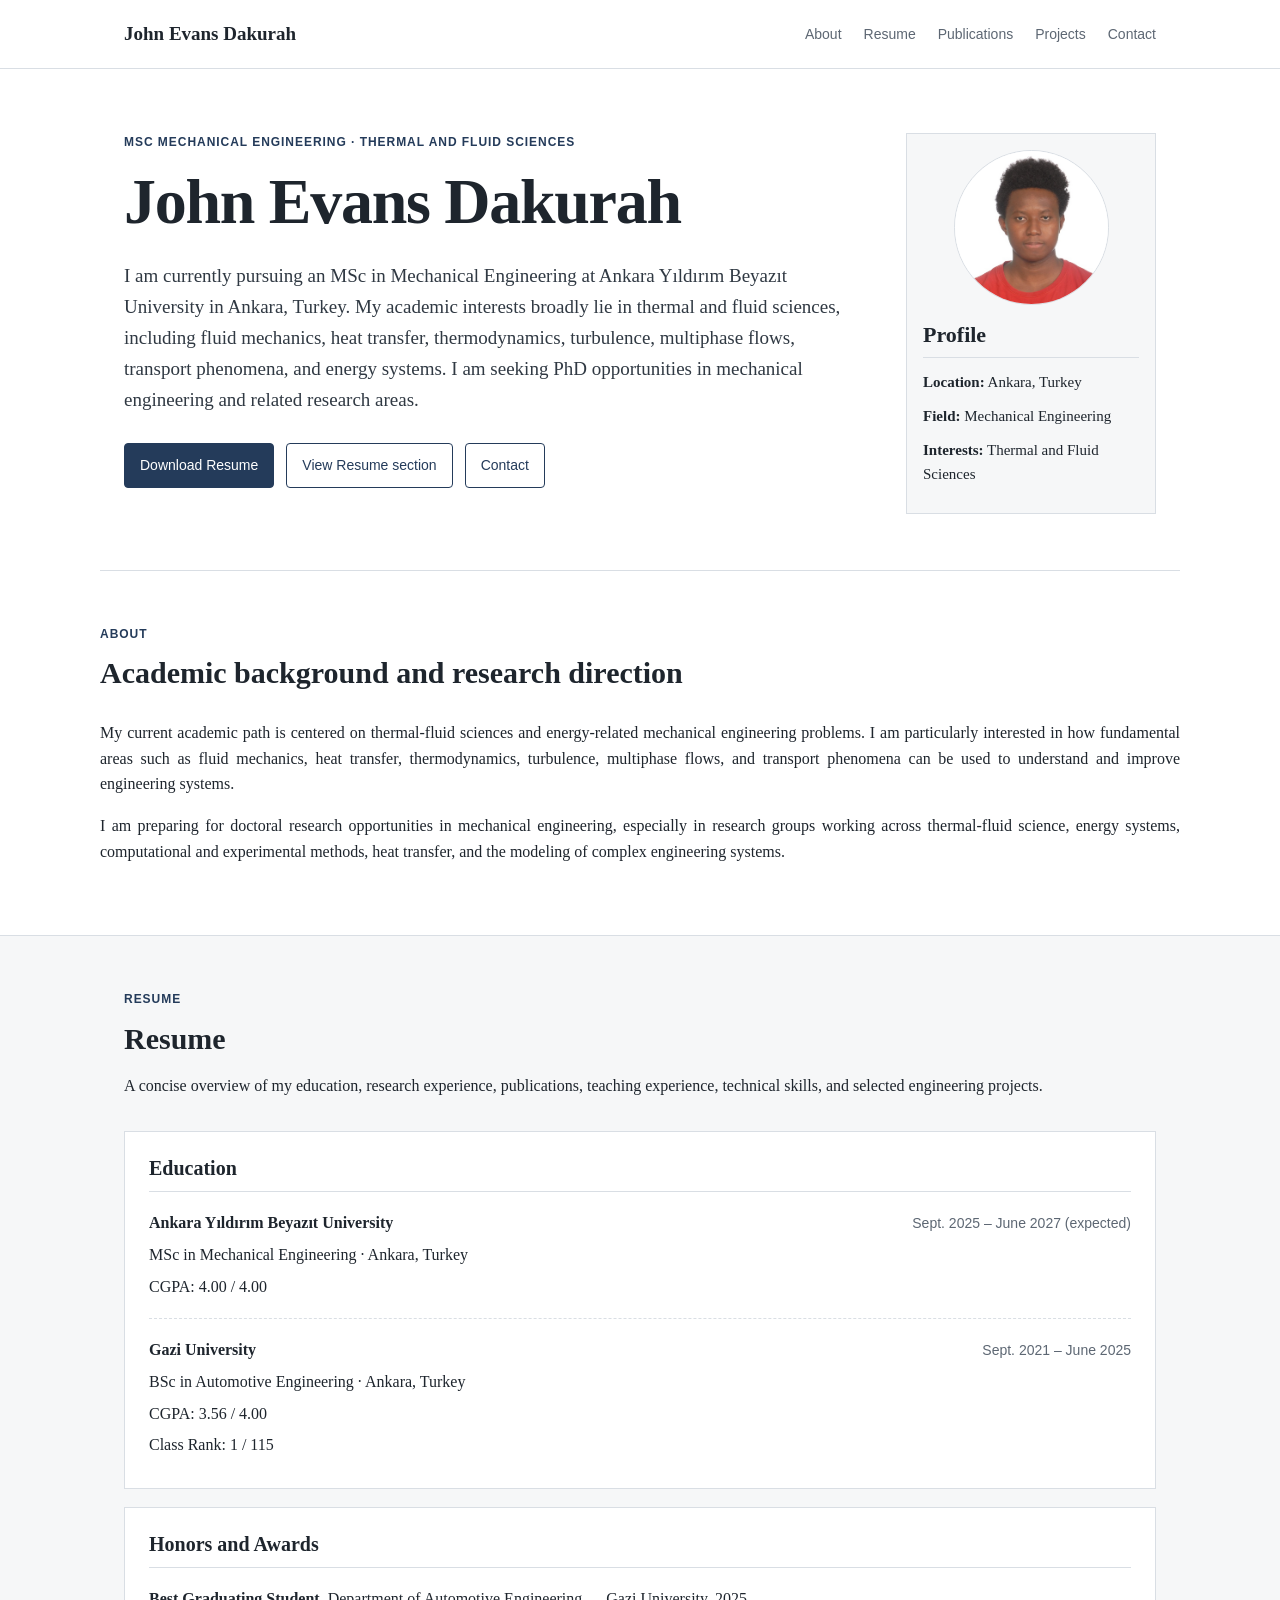
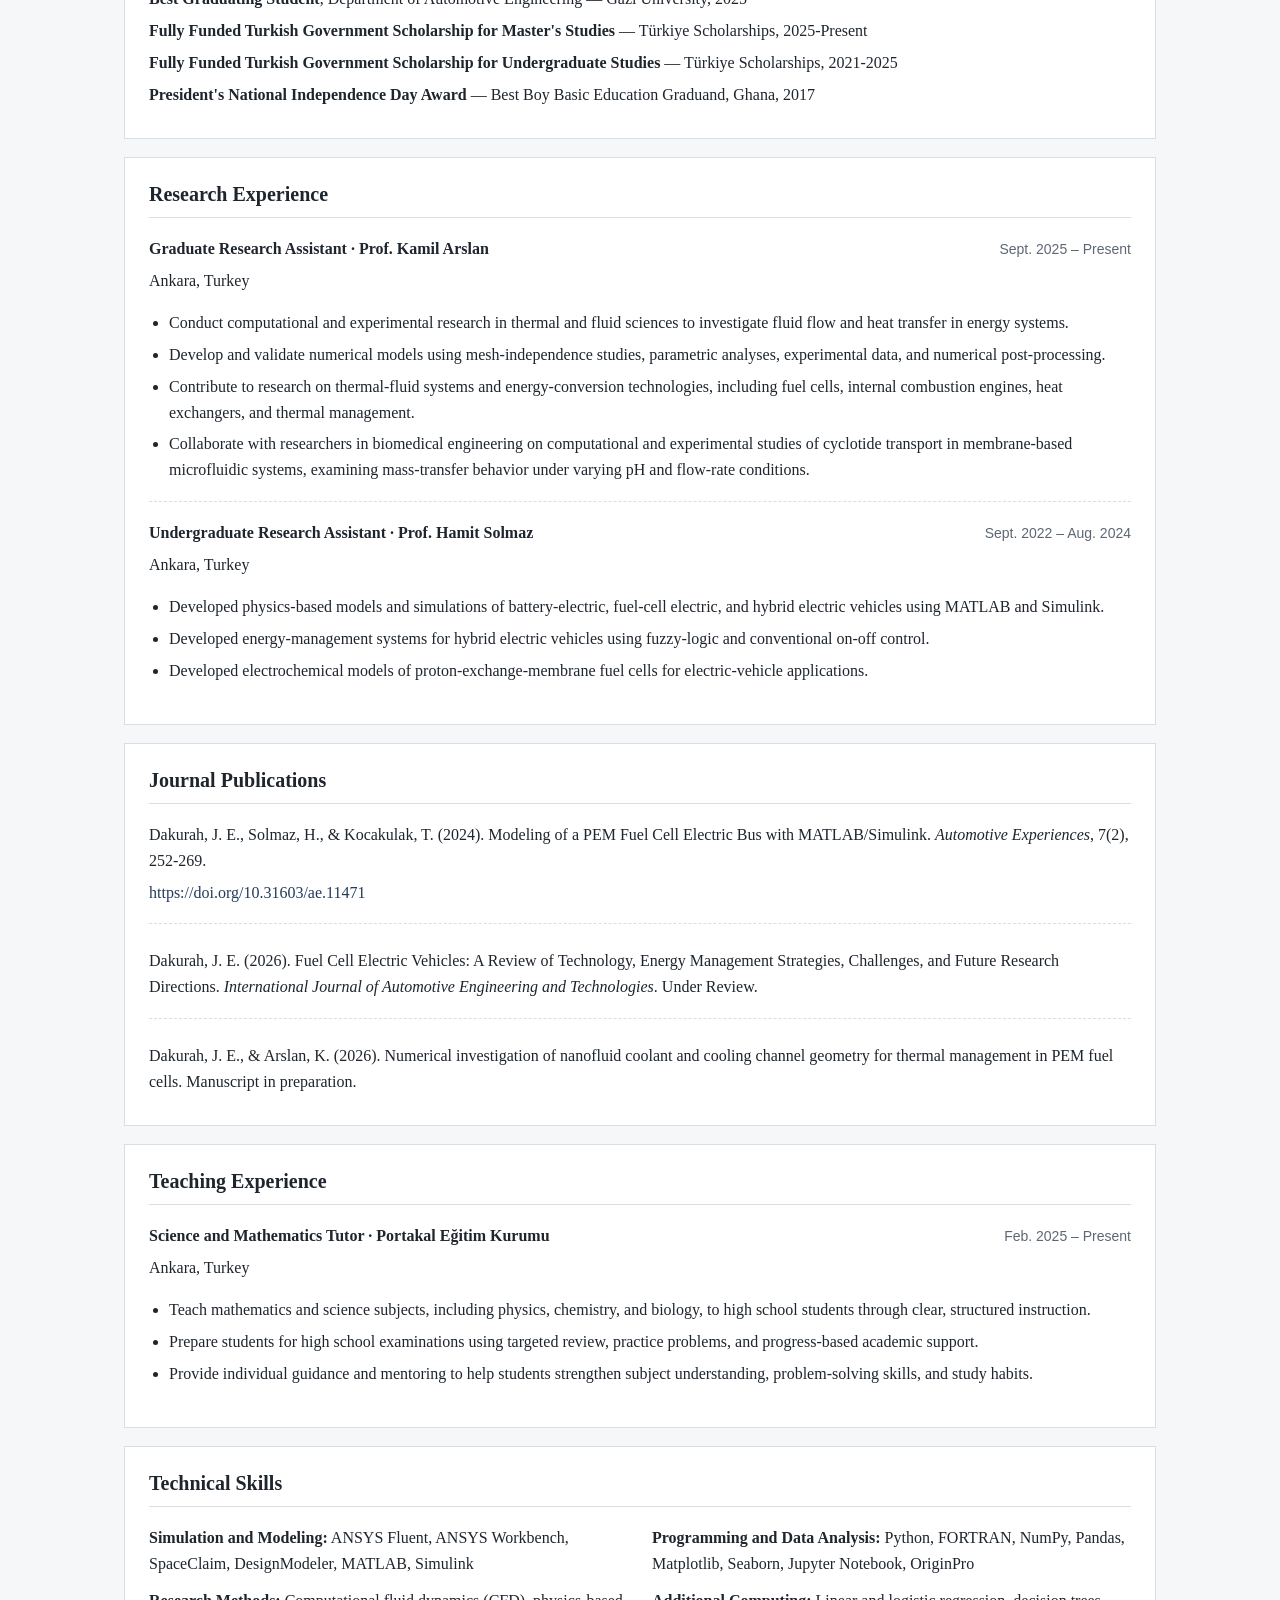
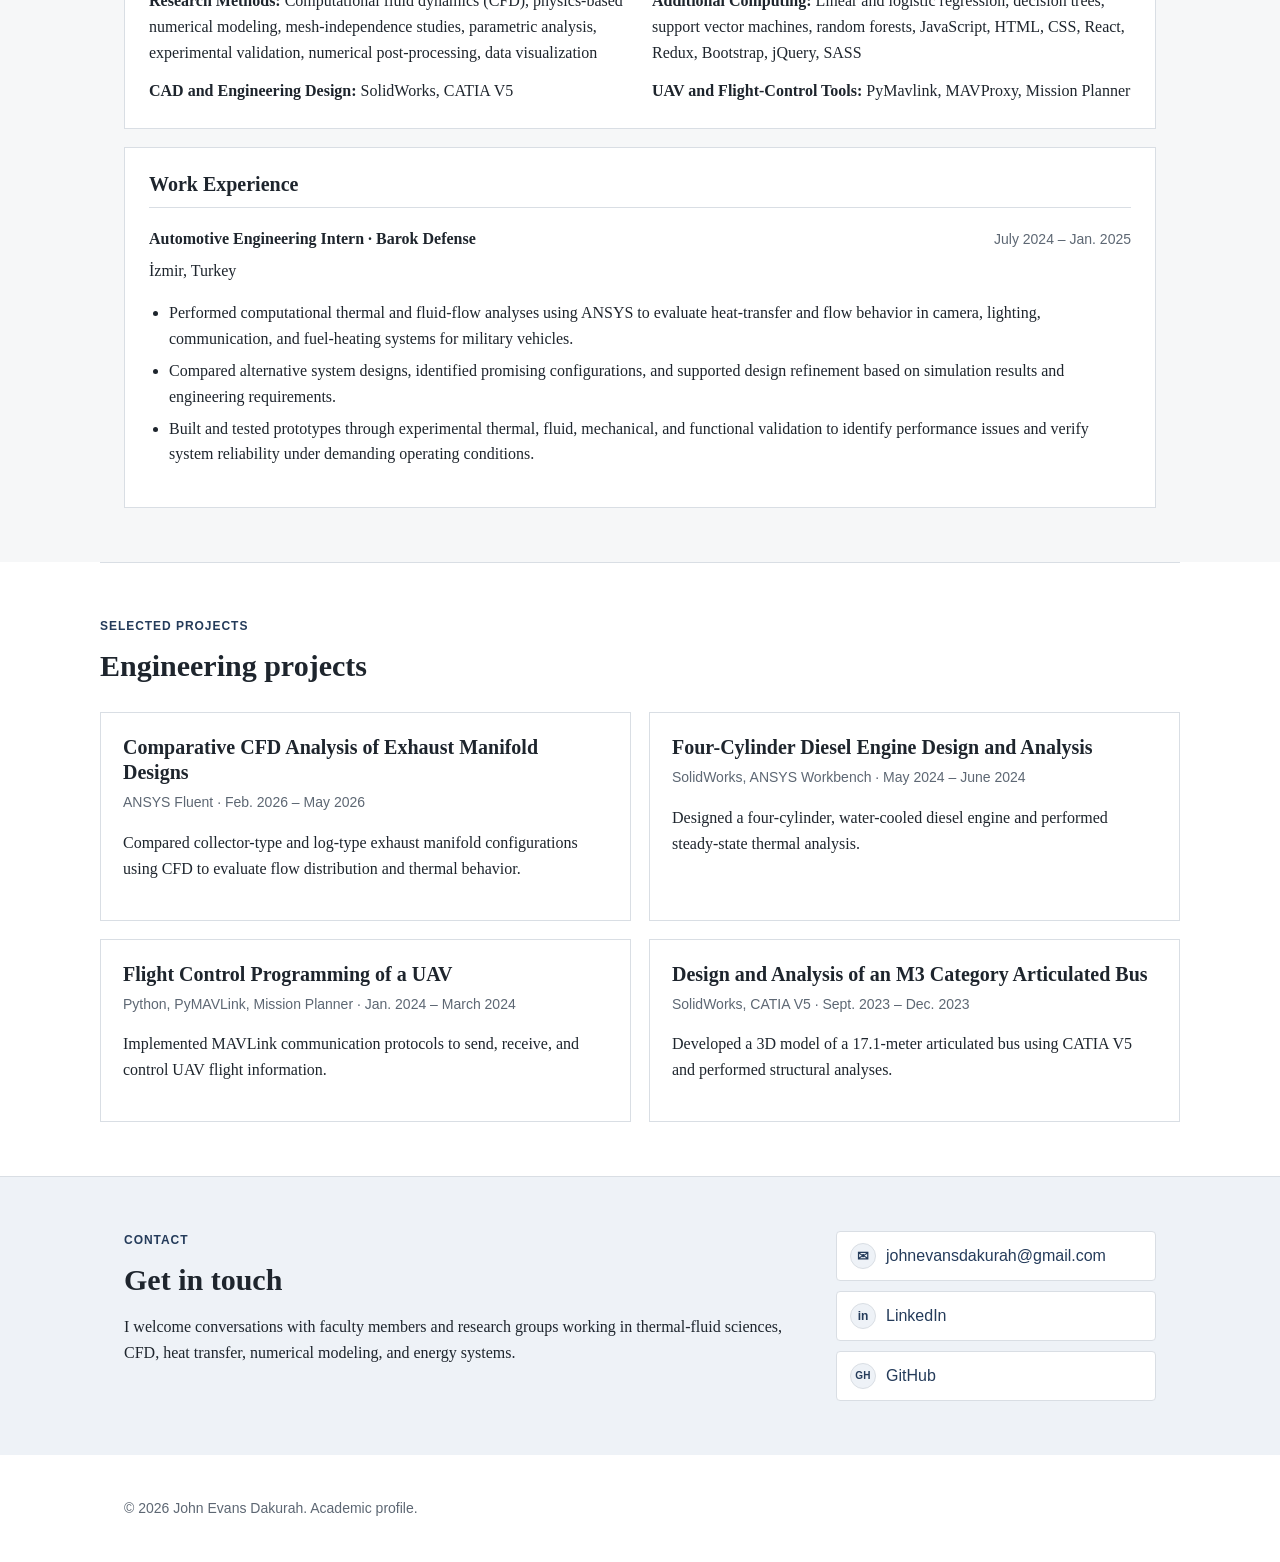
<file: index.html>
<!DOCTYPE html>
<html lang="en">
<head>
  <meta charset="UTF-8" />
  <meta name="viewport" content="width=device-width, initial-scale=1.0" />

  <title>John Evans Dakurah | Mechanical Engineering MSc Student</title>
  <meta name="description" content="Academic profile of John Evans Dakurah, an MSc Mechanical Engineering student at Ankara Yıldırım Beyazıt University with interests in thermal and fluid sciences, energy systems, CFD, heat transfer, and doctoral research opportunities." />
  <meta name="author" content="John Evans Dakurah" />
  <meta name="keywords" content="John Evans Dakurah, Mechanical Engineering, MSc Mechanical Engineering, Thermal and Fluid Sciences, Computational Fluid Dynamics, CFD, Heat Transfer, Fluid Mechanics, Energy Systems, Ankara Yıldırım Beyazıt University" />
  <meta name="robots" content="index, follow" />
  <link rel="canonical" href="https://johnevansdakurah.github.io/" />

  <meta property="og:type" content="profile" />
  <meta property="og:title" content="John Evans Dakurah | Mechanical Engineering MSc Student" />
  <meta property="og:description" content="Academic profile of John Evans Dakurah, focused on thermal and fluid sciences, energy systems, CFD, heat transfer, and PhD research opportunities." />
  <meta property="og:url" content="https://johnevansdakurah.github.io/" />
  <meta property="og:image" content="https://johnevansdakurah.github.io/assets/john-evans-dakurah.jpg" />
  <meta property="og:site_name" content="John Evans Dakurah" />

  <meta name="twitter:card" content="summary" />
  <meta name="twitter:title" content="John Evans Dakurah | Mechanical Engineering MSc Student" />
  <meta name="twitter:description" content="Academic profile focused on thermal and fluid sciences, energy systems, CFD, heat transfer, and PhD research opportunities." />
  <meta name="twitter:image" content="https://johnevansdakurah.github.io/assets/john-evans-dakurah.jpg" />

  <link rel="icon" type="image/svg+xml" href="assets/favicon.svg" />
  <link rel="stylesheet" href="styles.css" />

  <script type="application/ld+json">
  {
    "@context": "https://schema.org",
    "@type": "Person",
    "name": "John Evans Dakurah",
    "url": "https://johnevansdakurah.github.io/",
    "image": "https://johnevansdakurah.github.io/assets/john-evans-dakurah.jpg",
    "email": "mailto:johnevansdakurah@gmail.com",
    "jobTitle": "MSc Mechanical Engineering Student",
    "affiliation": {
      "@type": "CollegeOrUniversity",
      "name": "Ankara Yıldırım Beyazıt University"
    },
    "alumniOf": {
      "@type": "CollegeOrUniversity",
      "name": "Gazi University"
    },
    "knowsAbout": [
      "Mechanical Engineering",
      "Thermal and Fluid Sciences",
      "Computational Fluid Dynamics",
      "Heat Transfer",
      "Fluid Mechanics",
      "Energy Systems",
      "Numerical Modeling"
    ],
    "sameAs": [
      "https://www.linkedin.com/in/john-evans-dakurah-824a0a216/",
      "https://github.com/johnevansdakurah"
    ],
    "hasCredential": {
      "@type": "EducationalOccupationalCredential",
      "name": "BSc in Automotive Engineering"
    },
    "subjectOf": {
      "@type": "CreativeWork",
      "name": "John Evans Dakurah Resume",
      "url": "https://johnevansdakurah.github.io/assets/John_Evans_Dakurah_Resume.pdf"
    }
  }
  </script>
</head>
<body>
  <header class="site-header">
    <div class="container header-inner">
      <a class="brand" href="#top">John Evans Dakurah</a>
      <button class="menu-toggle" aria-label="Toggle navigation" aria-expanded="false">Menu</button>
      <nav class="nav" aria-label="Main navigation">
        <a href="#about">About</a>
        <a href="#resume">Resume</a>
        <a href="#publications">Publications</a>
        <a href="#projects">Projects</a>
        <a href="#contact">Contact</a>
      </nav>
    </div>
  </header>

  <main id="top">
    <section class="hero container">
      <div class="hero-copy">
        <p class="eyebrow">MSc Mechanical Engineering · Thermal and Fluid Sciences</p>
        <h1>John Evans Dakurah</h1>
        <p class="lead">
          I am currently pursuing an MSc in Mechanical Engineering at Ankara Yıldırım Beyazıt University in Ankara, Turkey. My academic interests broadly lie in thermal and fluid sciences, including fluid mechanics, heat transfer, thermodynamics, turbulence, multiphase flows, transport phenomena, and energy systems. I am seeking PhD opportunities in mechanical engineering and related research areas.
        </p>
        <div class="hero-actions">
          <a class="button primary" href="assets/John_Evans_Dakurah_Resume.pdf" download>Download Resume</a>
          <a class="button secondary" href="#resume">View Resume section</a>
          <a class="button secondary" href="#contact">Contact</a>
        </div>
      </div>

      <aside class="profile-card" aria-label="Profile summary">
        <img src="assets/john-evans-dakurah.jpg" alt="Portrait of John Evans Dakurah" />
        <div class="profile-text">
          <h2>Profile</h2>
          <p><strong>Location:</strong> Ankara, Turkey</p>
          <p><strong>Field:</strong> Mechanical Engineering</p>
          <p><strong>Interests:</strong> Thermal and Fluid Sciences</p>
        </div>
      </aside>
    </section>

    <section class="section container" id="about">
      <div class="section-heading">
        <p class="eyebrow">About</p>
        <h2>Academic background and research direction</h2>
      </div>
      <div class="about-full">
        <p>
          My current academic path is centered on thermal-fluid sciences and energy-related mechanical engineering problems. I am particularly interested in how fundamental areas such as fluid mechanics, heat transfer, thermodynamics, turbulence, multiphase flows, and transport phenomena can be used to understand and improve engineering systems.
        </p>
        <p>
          I am preparing for doctoral research opportunities in mechanical engineering, especially in research groups working across thermal-fluid science, energy systems, computational and experimental methods, heat transfer, and the modeling of complex engineering systems.
        </p>
      </div>
    </section>

    <section class="section muted" id="resume">
      <div class="container">
        <div class="section-heading compact">
          <p class="eyebrow">Resume</p>
          <h2>Resume</h2>
          <p>A concise overview of my education, research experience, publications, teaching experience, technical skills, and selected engineering projects.</p>
        </div>

        <div class="cv-layout">
          <article class="cv-block">
            <h3>Education</h3>
            <div class="cv-item">
              <div class="cv-topline">
                <strong>Ankara Yıldırım Beyazıt University</strong>
                <span>Sept. 2025 – June 2027 (expected)</span>
              </div>
              <p>MSc in Mechanical Engineering · Ankara, Turkey</p>
              <p>CGPA: 4.00 / 4.00</p>
            </div>
            <div class="cv-item">
              <div class="cv-topline">
                <strong>Gazi University</strong>
                <span>Sept. 2021 – June 2025</span>
              </div>
              <p>BSc in Automotive Engineering · Ankara, Turkey</p>
              <p>CGPA: 3.56 / 4.00</p>
              <p>Class Rank: 1 / 115</p>
            </div>
          </article>

          <article class="cv-block">
            <h3>Honors and Awards</h3>
            <div class="cv-item">
              <p><strong>Best Graduating Student</strong>, Department of Automotive Engineering — Gazi University, 2025</p>
              <p><strong>Fully Funded Turkish Government Scholarship for Master's Studies</strong> — Türkiye Scholarships, 2025-Present</p>
              <p><strong>Fully Funded Turkish Government Scholarship for Undergraduate Studies</strong> — Türkiye Scholarships, 2021-2025</p>
              <p><strong>President's National Independence Day Award</strong> — Best Boy Basic Education Graduand, Ghana, 2017</p>
            </div>
          </article>

          <article class="cv-block">
            <h3>Research Experience</h3>
            <div class="cv-item">
              <div class="cv-topline">
                <strong>Graduate Research Assistant · Prof. Kamil Arslan</strong>
                <span>Sept. 2025 – Present</span>
              </div>
              <p>Ankara, Turkey</p>
              <ul>
                <li>Conduct computational and experimental research in thermal and fluid sciences to investigate fluid flow and heat transfer in energy systems.</li>
                <li>Develop and validate numerical models using mesh-independence studies, parametric analyses, experimental data, and numerical post-processing.</li>
                <li>Contribute to research on thermal-fluid systems and energy-conversion technologies, including fuel cells, internal combustion engines, heat exchangers, and thermal management.</li>
                <li>Collaborate with researchers in biomedical engineering on computational and experimental studies of cyclotide transport in membrane-based microfluidic systems, examining mass-transfer behavior under varying pH and flow-rate conditions.</li>
              </ul>
            </div>
            <div class="cv-item">
              <div class="cv-topline">
                <strong>Undergraduate Research Assistant · Prof. Hamit Solmaz</strong>
                <span>Sept. 2022 – Aug. 2024</span>
              </div>
              <p>Ankara, Turkey</p>
              <ul>
                <li>Developed physics-based models and simulations of battery-electric, fuel-cell electric, and hybrid electric vehicles using MATLAB and Simulink.</li>
                <li>Developed energy-management systems for hybrid electric vehicles using fuzzy-logic and conventional on-off control.</li>
                <li>Developed electrochemical models of proton-exchange-membrane fuel cells for electric-vehicle applications.</li>
              </ul>
            </div>
          </article>

          <article class="cv-block" id="publications">
            <h3>Journal Publications</h3>
            <div class="cv-item">
              <p>Dakurah, J. E., Solmaz, H., &amp; Kocakulak, T. (2024). Modeling of a PEM Fuel Cell Electric Bus with MATLAB/Simulink. <em>Automotive Experiences</em>, 7(2), 252-269.</p>
              <p><a href="https://doi.org/10.31603/ae.11471">https://doi.org/10.31603/ae.11471</a></p>
            </div>
            <div class="cv-item">
              <p>Dakurah, J. E. (2026). Fuel Cell Electric Vehicles: A Review of Technology, Energy Management Strategies, Challenges, and Future Research Directions. <em>International Journal of Automotive Engineering and Technologies</em>. Under Review.</p>
            </div>
            <div class="cv-item">
              <p>Dakurah, J. E., &amp; Arslan, K. (2026). Numerical investigation of nanofluid coolant and cooling channel geometry for thermal management in PEM fuel cells. Manuscript in preparation.</p>
            </div>
          </article>

          <article class="cv-block">
            <h3>Teaching Experience</h3>
            <div class="cv-item">
              <div class="cv-topline">
                <strong>Science and Mathematics Tutor · Portakal Eğitim Kurumu</strong>
                <span>Feb. 2025 – Present</span>
              </div>
              <p>Ankara, Turkey</p>
              <ul>
                <li>Teach mathematics and science subjects, including physics, chemistry, and biology, to high school students through clear, structured instruction.</li>
                <li>Prepare students for high school examinations using targeted review, practice problems, and progress-based academic support.</li>
                <li>Provide individual guidance and mentoring to help students strengthen subject understanding, problem-solving skills, and study habits.</li>
              </ul>
            </div>
          </article>

          <article class="cv-block">
            <h3>Technical Skills</h3>
            <div class="skill-grid skill-columns">
              <div class="skill-column">
                <p><strong>Simulation and Modeling:</strong> ANSYS Fluent, ANSYS Workbench, SpaceClaim, DesignModeler, MATLAB, Simulink</p>
                <p><strong>Research Methods:</strong> Computational fluid dynamics (CFD), physics-based numerical modeling, mesh-independence studies, parametric analysis, experimental validation, numerical post-processing, data visualization</p>
                <p><strong>CAD and Engineering Design:</strong> SolidWorks, CATIA V5</p>
              </div>
              <div class="skill-column">
                <p><strong>Programming and Data Analysis:</strong> Python, FORTRAN, NumPy, Pandas, Matplotlib, Seaborn, Jupyter Notebook, OriginPro</p>
                <p><strong>Additional Computing:</strong> Linear and logistic regression, decision trees, support vector machines, random forests, JavaScript, HTML, CSS, React, Redux, Bootstrap, jQuery, SASS</p>
                <p><strong>UAV and Flight-Control Tools:</strong> PyMavlink, MAVProxy, Mission Planner</p>
              </div>
            </div>
          </article>

          <article class="cv-block">
            <h3>Work Experience</h3>
            <div class="cv-item">
              <div class="cv-topline">
                <strong>Automotive Engineering Intern · Barok Defense</strong>
                <span>July 2024 – Jan. 2025</span>
              </div>
              <p>İzmir, Turkey</p>
              <ul>
                <li>Performed computational thermal and fluid-flow analyses using ANSYS to evaluate heat-transfer and flow behavior in camera, lighting, communication, and fuel-heating systems for military vehicles.</li>
                <li>Compared alternative system designs, identified promising configurations, and supported design refinement based on simulation results and engineering requirements.</li>
                <li>Built and tested prototypes through experimental thermal, fluid, mechanical, and functional validation to identify performance issues and verify system reliability under demanding operating conditions.</li>
              </ul>
            </div>
          </article>
        </div>
      </div>
    </section>

    <section class="section container" id="projects">
      <div class="section-heading">
        <p class="eyebrow">Selected Projects</p>
        <h2>Engineering projects</h2>
      </div>
      <div class="project-list">
        <article>
          <h3>Comparative CFD Analysis of Exhaust Manifold Designs</h3>
          <p class="project-meta">ANSYS Fluent · Feb. 2026 – May 2026</p>
          <p>Compared collector-type and log-type exhaust manifold configurations using CFD to evaluate flow distribution and thermal behavior.</p>
        </article>
        <article>
          <h3>Four-Cylinder Diesel Engine Design and Analysis</h3>
          <p class="project-meta">SolidWorks, ANSYS Workbench · May 2024 – June 2024</p>
          <p>Designed a four-cylinder, water-cooled diesel engine and performed steady-state thermal analysis.</p>
        </article>
        <article>
          <h3>Flight Control Programming of a UAV</h3>
          <p class="project-meta">Python, PyMAVLink, Mission Planner · Jan. 2024 – March 2024</p>
          <p>Implemented MAVLink communication protocols to send, receive, and control UAV flight information.</p>
        </article>
        <article>
          <h3>Design and Analysis of an M3 Category Articulated Bus</h3>
          <p class="project-meta">SolidWorks, CATIA V5 · Sept. 2023 – Dec. 2023</p>
          <p>Developed a 3D model of a 17.1-meter articulated bus using CATIA V5 and performed structural analyses.</p>
        </article>
      </div>
    </section>

    <section class="section contact-section" id="contact">
      <div class="container contact-card">
        <div>
          <p class="eyebrow">Contact</p>
          <h2>Get in touch</h2>
          <p>
            I welcome conversations with faculty members and research groups working in thermal-fluid sciences, CFD, heat transfer, numerical modeling, and energy systems.
          </p>
        </div>
        <div class="contact-links" aria-label="Contact links">
          <a href="mailto:johnevansdakurah@gmail.com">
            <span class="contact-icon email-icon" aria-hidden="true">✉</span>
            <span>johnevansdakurah@gmail.com</span>
          </a>
          <a href="https://www.linkedin.com/in/john-evans-dakurah-824a0a216/" target="_blank" rel="noopener noreferrer">
            <span class="contact-icon linkedin-icon" aria-hidden="true">in</span>
            <span>LinkedIn</span>
          </a>
          <a href="https://github.com/johnevansdakurah" target="_blank" rel="noopener noreferrer">
            <span class="contact-icon github-icon" aria-hidden="true">GH</span>
            <span>GitHub</span>
          </a>
        </div>
      </div>
    </section>
  </main>

  <footer class="footer">
    <div class="container">
      <p>© <span id="year"></span> John Evans Dakurah. Academic profile.</p>
    </div>
  </footer>

  <script src="script.js"></script>
</body>
</html>
</file>
<file: styles.css>
:root {
  --bg: #ffffff;
  --paper: #f6f7f8;
  --ink: #1e252d;
  --muted: #5d6773;
  --line: #d9dee4;
  --accent: #243b5a;
  --accent-soft: #eef2f7;
  --max: 1080px;
}

* { box-sizing: border-box; }
html { scroll-behavior: smooth; }
body {
  margin: 0;
  font-family: Georgia, 'Times New Roman', serif;
  background: var(--bg);
  color: var(--ink);
  line-height: 1.62;
}

a { color: var(--accent); text-decoration: none; }
a:hover { text-decoration: underline; }

.container {
  max-width: var(--max);
  margin: 0 auto;
  padding: 0 24px;
}

.site-header {
  border-bottom: 1px solid var(--line);
  background: rgba(255,255,255,.96);
  position: sticky;
  top: 0;
  z-index: 10;
}

.header-inner {
  min-height: 68px;
  display: flex;
  align-items: center;
  justify-content: space-between;
  gap: 20px;
}

.brand {
  font-size: 19px;
  font-weight: 700;
  color: var(--ink);
}

.nav {
  display: flex;
  align-items: center;
  gap: 22px;
  font-family: Arial, Helvetica, sans-serif;
  font-size: 14px;
}

.nav a { color: var(--muted); }
.nav a:hover { color: var(--accent); text-decoration: none; }
.menu-toggle { display: none; }

.hero {
  display: grid;
  grid-template-columns: minmax(0, 1fr) 250px;
  gap: 48px;
  padding-top: 64px;
  padding-bottom: 56px;
  align-items: start;
}

.eyebrow {
  margin: 0 0 10px;
  font-family: Arial, Helvetica, sans-serif;
  font-size: 12px;
  letter-spacing: .08em;
  text-transform: uppercase;
  color: var(--accent);
  font-weight: 700;
}

h1, h2, h3 { line-height: 1.25; margin-top: 0; color: var(--ink); }
h1 { font-size: clamp(38px, 7vw, 64px); margin-bottom: 18px; letter-spacing: -.02em; }
h2 { font-size: 30px; margin-bottom: 12px; }
h3 { font-size: 20px; margin-bottom: 8px; }

.lead { font-size: 19px; color: #303943; }
.hero-copy p { max-width: 760px; }

.hero-actions {
  display: flex;
  flex-wrap: wrap;
  gap: 12px;
  margin-top: 28px;
  font-family: Arial, Helvetica, sans-serif;
}

.button {
  display: inline-block;
  padding: 10px 15px;
  border: 1px solid var(--accent);
  border-radius: 4px;
  font-size: 14px;
}
.button:hover { text-decoration: none; }
.button.primary { background: var(--accent); color: white; }
.button.secondary { background: white; color: var(--accent); }

.profile-card {
  border: 1px solid var(--line);
  background: var(--paper);
  padding: 16px;
  max-width: 250px;
}
.profile-card img {
  width: 155px;
  height: 155px;
  display: block;
  margin: 0 auto 16px;
  object-fit: cover;
  object-position: center center;
  border: 1px solid var(--line);
  border-radius: 50%;
}
.profile-text h2 { font-size: 22px; border-bottom: 1px solid var(--line); padding-bottom: 8px; }
.profile-text p { margin: 10px 0; font-size: 15px; }

.section {
  padding: 54px 0;
  border-top: 1px solid var(--line);
}
.muted { background: var(--paper); }
.section-heading { margin-bottom: 28px; max-width: 760px; }
.section-heading.compact { margin-bottom: 32px; }
.section-heading.compact p:not(.eyebrow) {
  text-align: justify;
}
.about-full {
  max-width: 860px;
}
.about-full p {
  margin-top: 0;
  text-align: justify;
}
ul { padding-left: 20px; }
li { margin: 6px 0; }

.cv-layout {
  display: grid;
  gap: 18px;
}
.cv-block {
  background: white;
  border: 1px solid var(--line);
  padding: 24px;
}
.cv-block h3 {
  padding-bottom: 10px;
  border-bottom: 1px solid var(--line);
  margin-bottom: 18px;
}
.cv-item + .cv-item { margin-top: 18px; padding-top: 18px; border-top: 1px dashed var(--line); }
.cv-item p { margin: 6px 0; }
.cv-topline {
  display: flex;
  justify-content: space-between;
  gap: 20px;
  align-items: baseline;
}
.cv-topline span {
  font-family: Arial, Helvetica, sans-serif;
  color: var(--muted);
  font-size: 14px;
  white-space: nowrap;
}
.skill-grid {
  display: grid;
  grid-template-columns: 1fr 1fr;
  gap: 12px 24px;
}
.skill-grid p { margin: 0; }
.skill-column { display: flex; flex-direction: column; gap: 12px; }

.project-list {
  display: grid;
  grid-template-columns: 1fr 1fr;
  gap: 18px;
}
.project-list article {
  border: 1px solid var(--line);
  padding: 22px;
  background: white;
}
.project-meta {
  font-family: Arial, Helvetica, sans-serif;
  color: var(--muted);
  font-size: 14px;
  margin-top: -2px;
}

.contact-section { background: var(--accent-soft); }
.contact-card {
  display: grid;
  grid-template-columns: 1fr 320px;
  gap: 36px;
  align-items: start;
}
.contact-links {
  display: grid;
  gap: 10px;
  font-family: Arial, Helvetica, sans-serif;
}
.contact-links a {
  border: 1px solid var(--line);
  background: white;
  padding: 11px 13px;
  border-radius: 4px;
  display: flex;
  align-items: center;
  gap: 10px;
}
.contact-links a:hover { text-decoration: none; border-color: var(--accent); }
.contact-icon {
  width: 26px;
  height: 26px;
  border: 1px solid var(--line);
  border-radius: 50%;
  display: inline-flex;
  align-items: center;
  justify-content: center;
  flex: 0 0 26px;
  font-size: 12px;
  font-weight: 700;
  color: var(--accent);
  background: var(--accent-soft);
}
.email-icon { font-size: 14px; }
.linkedin-icon { font-family: Arial, Helvetica, sans-serif; }
.github-icon { font-size: 10px; letter-spacing: .02em; }
.footer {
  padding: 28px 0;
  color: var(--muted);
  font-family: Arial, Helvetica, sans-serif;
  font-size: 14px;
}

@media (max-width: 820px) {
  .menu-toggle {
    display: inline-block;
    border: 1px solid var(--line);
    background: white;
    padding: 8px 10px;
    border-radius: 4px;
  }
  .nav {
    display: none;
    position: absolute;
    top: 68px;
    left: 0;
    right: 0;
    background: white;
    border-bottom: 1px solid var(--line);
    padding: 14px 24px;
    flex-direction: column;
    align-items: flex-start;
  }
  .nav.open { display: flex; }
  .hero, .contact-card { grid-template-columns: 1fr; }
  .hero { gap: 32px; padding-top: 42px; }
  .profile-card { max-width: 300px; margin: 0 auto; }
  .skill-grid, .project-list { grid-template-columns: 1fr; }
  .cv-topline { display: block; }
  .cv-topline span { display: block; margin-top: 4px; }
}

/* Final alignment adjustments: make About and CV intro span the full content width */
#about .section-heading,
#about .about-full,
#resume .section-heading {
  max-width: none;
  width: 100%;
}

#about .about-full p,
#resume .section-heading p:not(.eyebrow) {
  max-width: none;
  width: 100%;
  text-align: justify;
  text-align-last: left;
}

@media (min-width: 821px) {
  #resume .section-heading.compact p:not(.eyebrow) {
    white-space: nowrap;
  }
}

/* Mobile readability and academic card treatment */
@media (max-width: 820px) {
  .container {
    padding-left: 22px;
    padding-right: 22px;
  }

  .section {
    padding: 42px 0;
  }

  #about .about-full {
    background: #ffffff;
    border: 1px solid var(--line);
    border-left: 4px solid var(--accent);
    padding: 22px 20px;
    box-shadow: 0 8px 22px rgba(30, 37, 45, 0.06);
  }

  #about .about-full p,
  #resume .section-heading p:not(.eyebrow) {
    text-align: left;
    text-align-last: auto;
    overflow-wrap: break-word;
    word-break: normal;
    hyphens: auto;
  }

  #resume .section-heading.compact {
    background: #ffffff;
    border: 1px solid var(--line);
    border-left: 4px solid var(--accent);
    padding: 22px 20px;
    box-shadow: 0 8px 22px rgba(30, 37, 45, 0.06);
  }

  #resume .section-heading.compact p:not(.eyebrow) {
    margin-bottom: 0;
  }
}

@media (max-width: 480px) {
  .container {
    padding-left: 18px;
    padding-right: 18px;
  }

  #about .about-full,
  #resume .section-heading.compact,
  .cv-block,
  .project-list article {
    padding-left: 18px;
    padding-right: 18px;
  }

  h1 {
    font-size: 38px;
  }

  h2 {
    font-size: 26px;
  }
}
</file>
